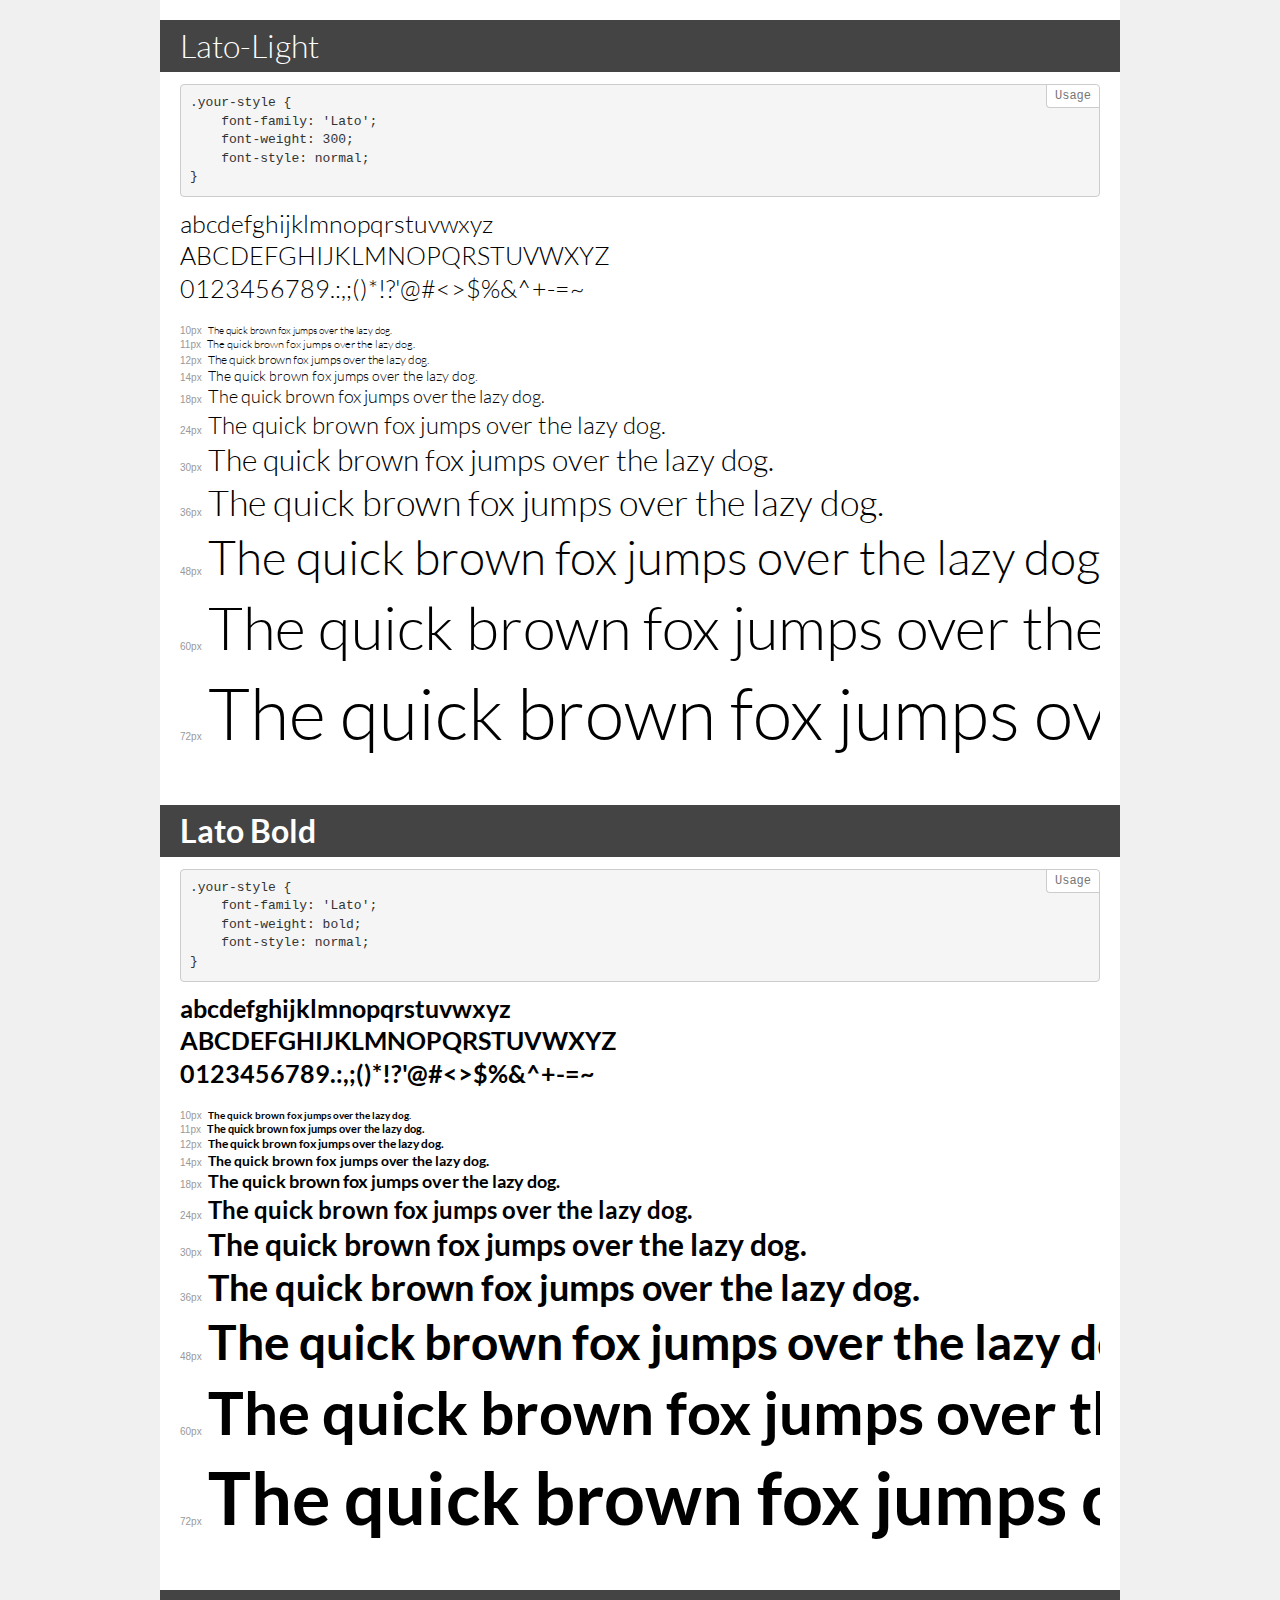
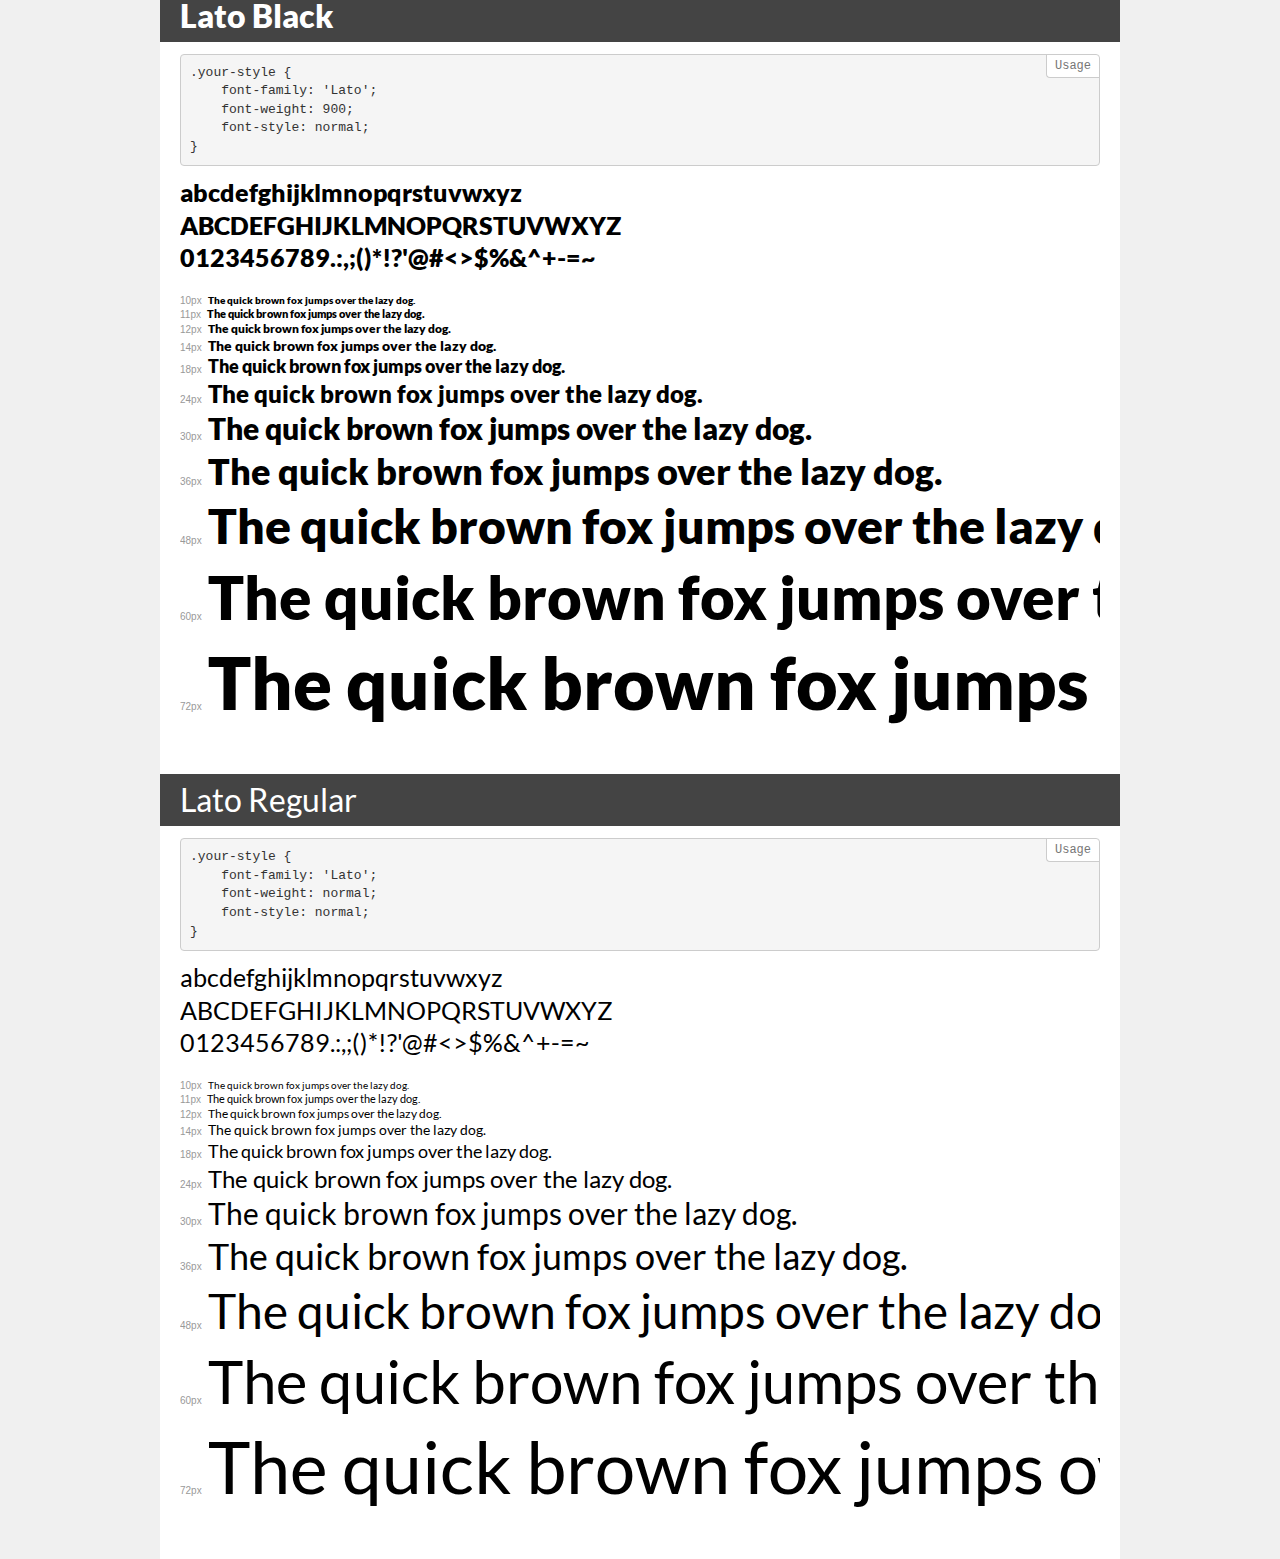
<file: fonts/lato_by_transfont/demo.html>
<!DOCTYPE html>
<html lang="en">
<head>
    <meta charset="utf-8">
    <meta http-equiv="X-UA-Compatible" content="IE=edge">
    <meta name="viewport" content="width=device-width, initial-scale=1">
    <meta name="robots" content="noindex, noarchive">
    <meta name="format-detection" content="telephone=no">
    <title>Transfonter demo</title>
    <link href="stylesheet.css" rel="stylesheet">
    <style>
        /*
        http://meyerweb.com/eric/tools/css/reset/
        v2.0 | 20110126
        License: none (public domain)
        */
        html, body, div, span, applet, object, iframe,
        h1, h2, h3, h4, h5, h6, p, blockquote, pre,
        a, abbr, acronym, address, big, cite, code,
        del, dfn, em, img, ins, kbd, q, s, samp,
        small, strike, strong, sub, sup, tt, var,
        b, u, i, center,
        dl, dt, dd, ol, ul, li,
        fieldset, form, label, legend,
        table, caption, tbody, tfoot, thead, tr, th, td,
        article, aside, canvas, details, embed,
        figure, figcaption, footer, header, hgroup,
        menu, nav, output, ruby, section, summary,
        time, mark, audio, video {
            margin: 0;
            padding: 0;
            border: 0;
            font-size: 100%;
            font: inherit;
            vertical-align: baseline;
        }
        /* HTML5 display-role reset for older browsers */
        article, aside, details, figcaption, figure,
        footer, header, hgroup, menu, nav, section {
            display: block;
        }
        body {
            line-height: 1;
        }
        ol, ul {
            list-style: none;
        }
        blockquote, q {
            quotes: none;
        }
        blockquote:before, blockquote:after,
        q:before, q:after {
            content: '';
            content: none;
        }
        table {
            border-collapse: collapse;
            border-spacing: 0;
        }
        /* demo styles */
        body {
            background: #f0f0f0;
            color: #000;
        }
        .page {
            background: #fff;
            width: 920px;
            margin: 0 auto;
            padding: 20px 20px 0 20px;
            overflow: hidden;
        }
        .font-container {
            overflow-x: auto;
            overflow-y: hidden;
            margin-bottom: 40px;
            line-height: 1.3;
            white-space: nowrap;
            padding-bottom: 5px;
        }
        h1 {
            position: relative;
            background: #444;
            font-size: 32px;
            color: #fff;
            padding: 10px 20px;
            margin: 0 -20px 12px -20px;
        }
        .letters {
            font-size: 25px;
            margin-bottom: 20px;
        }
        .s10:before {
            content: '10px';
        }
        .s11:before {
            content: '11px';
        }
        .s12:before {
            content: '12px';
        }
        .s14:before {
            content: '14px';
        }
        .s18:before {
            content: '18px';
        }
        .s24:before {
            content: '24px';
        }
        .s30:before {
            content: '30px';
        }
        .s36:before {
            content: '36px';
        }
        .s48:before {
            content: '48px';
        }
        .s60:before {
            content: '60px';
        }
        .s72:before {
            content: '72px';
        }
        .s10:before, .s11:before, .s12:before, .s14:before,
        .s18:before, .s24:before, .s30:before, .s36:before,
        .s48:before, .s60:before, .s72:before {
            font-family: Arial, sans-serif;
            font-size: 10px;
            font-weight: normal;
            font-style: normal;
            color: #999;
            padding-right: 6px;
        }
        pre {
            display: block;
            position: relative;
            padding: 9px;
            margin: 0 0 10px;
            font-family: Monaco, Menlo, Consolas, "Courier New", monospace;
            font-size: 13px;
            line-height: 1.428571429;
            color: #333;
            font-weight: normal;
            font-style: normal;
            background-color: #f5f5f5;
            border: 1px solid #ccc;
            overflow-x: auto;
            border-radius: 4px;
        }
        pre:after {
            display: block;
            position: absolute;
            right: 0;
            top: 0;
            content: 'Usage';
            line-height: 1;
            padding: 5px 8px;
            font-size: 12px;
            color: #767676;
            background-color: #fff;
            border: 1px solid #ccc;
            border-right: none;
            border-top: none;
            border-radius: 0 4px 0 4px;
            z-index: 10;
        }
        /* responsive */
        @media (max-width: 959px) {
            .page {
                width: auto;
                margin: 0;
            }
        }
    </style>
</head>
<body>
<div class="page">
    <div class="demo">
        <h1 style="font-family: 'Lato'; font-weight: 300; font-style: normal;">Lato-Light</h1>
        <pre>.your-style {
    font-family: 'Lato';
    font-weight: 300;
    font-style: normal;
}</pre>
        <div class="font-container" style="font-family: 'Lato'; font-weight: 300; font-style: normal;">
            <p class="letters">
                abcdefghijklmnopqrstuvwxyz<br>
ABCDEFGHIJKLMNOPQRSTUVWXYZ<br>
                0123456789.:,;()*!?'@#<>$%&^+-=~
            </p>
            <p class="s10" style="font-size: 10px;">The quick brown fox jumps over the lazy dog.</p>
            <p class="s11" style="font-size: 11px;">The quick brown fox jumps over the lazy dog.</p>
            <p class="s12" style="font-size: 12px;">The quick brown fox jumps over the lazy dog.</p>
            <p class="s14" style="font-size: 14px;">The quick brown fox jumps over the lazy dog.</p>
            <p class="s18" style="font-size: 18px;">The quick brown fox jumps over the lazy dog.</p>
            <p class="s24" style="font-size: 24px;">The quick brown fox jumps over the lazy dog.</p>
            <p class="s30" style="font-size: 30px;">The quick brown fox jumps over the lazy dog.</p>
            <p class="s36" style="font-size: 36px;">The quick brown fox jumps over the lazy dog.</p>
            <p class="s48" style="font-size: 48px;">The quick brown fox jumps over the lazy dog.</p>
            <p class="s60" style="font-size: 60px;">The quick brown fox jumps over the lazy dog.</p>
            <p class="s72" style="font-size: 72px;">The quick brown fox jumps over the lazy dog.</p>
        </div>
    </div>
    <div class="demo">
        <h1 style="font-family: 'Lato'; font-weight: bold; font-style: normal;">Lato Bold</h1>
        <pre>.your-style {
    font-family: 'Lato';
    font-weight: bold;
    font-style: normal;
}</pre>
        <div class="font-container" style="font-family: 'Lato'; font-weight: bold; font-style: normal;">
            <p class="letters">
                abcdefghijklmnopqrstuvwxyz<br>
ABCDEFGHIJKLMNOPQRSTUVWXYZ<br>
                0123456789.:,;()*!?'@#<>$%&^+-=~
            </p>
            <p class="s10" style="font-size: 10px;">The quick brown fox jumps over the lazy dog.</p>
            <p class="s11" style="font-size: 11px;">The quick brown fox jumps over the lazy dog.</p>
            <p class="s12" style="font-size: 12px;">The quick brown fox jumps over the lazy dog.</p>
            <p class="s14" style="font-size: 14px;">The quick brown fox jumps over the lazy dog.</p>
            <p class="s18" style="font-size: 18px;">The quick brown fox jumps over the lazy dog.</p>
            <p class="s24" style="font-size: 24px;">The quick brown fox jumps over the lazy dog.</p>
            <p class="s30" style="font-size: 30px;">The quick brown fox jumps over the lazy dog.</p>
            <p class="s36" style="font-size: 36px;">The quick brown fox jumps over the lazy dog.</p>
            <p class="s48" style="font-size: 48px;">The quick brown fox jumps over the lazy dog.</p>
            <p class="s60" style="font-size: 60px;">The quick brown fox jumps over the lazy dog.</p>
            <p class="s72" style="font-size: 72px;">The quick brown fox jumps over the lazy dog.</p>
        </div>
    </div>
    <div class="demo">
        <h1 style="font-family: 'Lato'; font-weight: 900; font-style: normal;">Lato Black</h1>
        <pre>.your-style {
    font-family: 'Lato';
    font-weight: 900;
    font-style: normal;
}</pre>
        <div class="font-container" style="font-family: 'Lato'; font-weight: 900; font-style: normal;">
            <p class="letters">
                abcdefghijklmnopqrstuvwxyz<br>
ABCDEFGHIJKLMNOPQRSTUVWXYZ<br>
                0123456789.:,;()*!?'@#<>$%&^+-=~
            </p>
            <p class="s10" style="font-size: 10px;">The quick brown fox jumps over the lazy dog.</p>
            <p class="s11" style="font-size: 11px;">The quick brown fox jumps over the lazy dog.</p>
            <p class="s12" style="font-size: 12px;">The quick brown fox jumps over the lazy dog.</p>
            <p class="s14" style="font-size: 14px;">The quick brown fox jumps over the lazy dog.</p>
            <p class="s18" style="font-size: 18px;">The quick brown fox jumps over the lazy dog.</p>
            <p class="s24" style="font-size: 24px;">The quick brown fox jumps over the lazy dog.</p>
            <p class="s30" style="font-size: 30px;">The quick brown fox jumps over the lazy dog.</p>
            <p class="s36" style="font-size: 36px;">The quick brown fox jumps over the lazy dog.</p>
            <p class="s48" style="font-size: 48px;">The quick brown fox jumps over the lazy dog.</p>
            <p class="s60" style="font-size: 60px;">The quick brown fox jumps over the lazy dog.</p>
            <p class="s72" style="font-size: 72px;">The quick brown fox jumps over the lazy dog.</p>
        </div>
    </div>
    <div class="demo">
        <h1 style="font-family: 'Lato'; font-weight: normal; font-style: normal;">Lato Regular</h1>
        <pre>.your-style {
    font-family: 'Lato';
    font-weight: normal;
    font-style: normal;
}</pre>
        <div class="font-container" style="font-family: 'Lato'; font-weight: normal; font-style: normal;">
            <p class="letters">
                abcdefghijklmnopqrstuvwxyz<br>
ABCDEFGHIJKLMNOPQRSTUVWXYZ<br>
                0123456789.:,;()*!?'@#<>$%&^+-=~
            </p>
            <p class="s10" style="font-size: 10px;">The quick brown fox jumps over the lazy dog.</p>
            <p class="s11" style="font-size: 11px;">The quick brown fox jumps over the lazy dog.</p>
            <p class="s12" style="font-size: 12px;">The quick brown fox jumps over the lazy dog.</p>
            <p class="s14" style="font-size: 14px;">The quick brown fox jumps over the lazy dog.</p>
            <p class="s18" style="font-size: 18px;">The quick brown fox jumps over the lazy dog.</p>
            <p class="s24" style="font-size: 24px;">The quick brown fox jumps over the lazy dog.</p>
            <p class="s30" style="font-size: 30px;">The quick brown fox jumps over the lazy dog.</p>
            <p class="s36" style="font-size: 36px;">The quick brown fox jumps over the lazy dog.</p>
            <p class="s48" style="font-size: 48px;">The quick brown fox jumps over the lazy dog.</p>
            <p class="s60" style="font-size: 60px;">The quick brown fox jumps over the lazy dog.</p>
            <p class="s72" style="font-size: 72px;">The quick brown fox jumps over the lazy dog.</p>
        </div>
    </div>
</div>
</body>
</html>
</file>
<file: fonts/lato_by_transfont/stylesheet.css>
@font-face {
    font-family: 'Lato';
    src: url('Lato-Light.eot');
    src: url('Lato-Light.eot?#iefix') format('embedded-opentype'),
        url('Lato-Light.woff') format('woff'),
        url('Lato-Light.ttf') format('truetype');
    font-weight: 300;
    font-style: normal;
    font-display: swap;
}

@font-face {
    font-family: 'Lato';
    src: url('Lato-Bold.eot');
    src: url('Lato-Bold.eot?#iefix') format('embedded-opentype'),
        url('Lato-Bold.woff') format('woff'),
        url('Lato-Bold.ttf') format('truetype');
    font-weight: bold;
    font-style: normal;
    font-display: swap;
}

@font-face {
    font-family: 'Lato';
    src: url('Lato-Black.eot');
    src: url('Lato-Black.eot?#iefix') format('embedded-opentype'),
        url('Lato-Black.woff') format('woff'),
        url('Lato-Black.ttf') format('truetype');
    font-weight: 900;
    font-style: normal;
    font-display: swap;
}

@font-face {
    font-family: 'Lato';
    src: url('Lato-Regular.eot');
    src: url('Lato-Regular.eot?#iefix') format('embedded-opentype'),
        url('Lato-Regular.woff') format('woff'),
        url('Lato-Regular.ttf') format('truetype');
    font-weight: normal;
    font-style: normal;
    font-display: swap;
}
</file>
